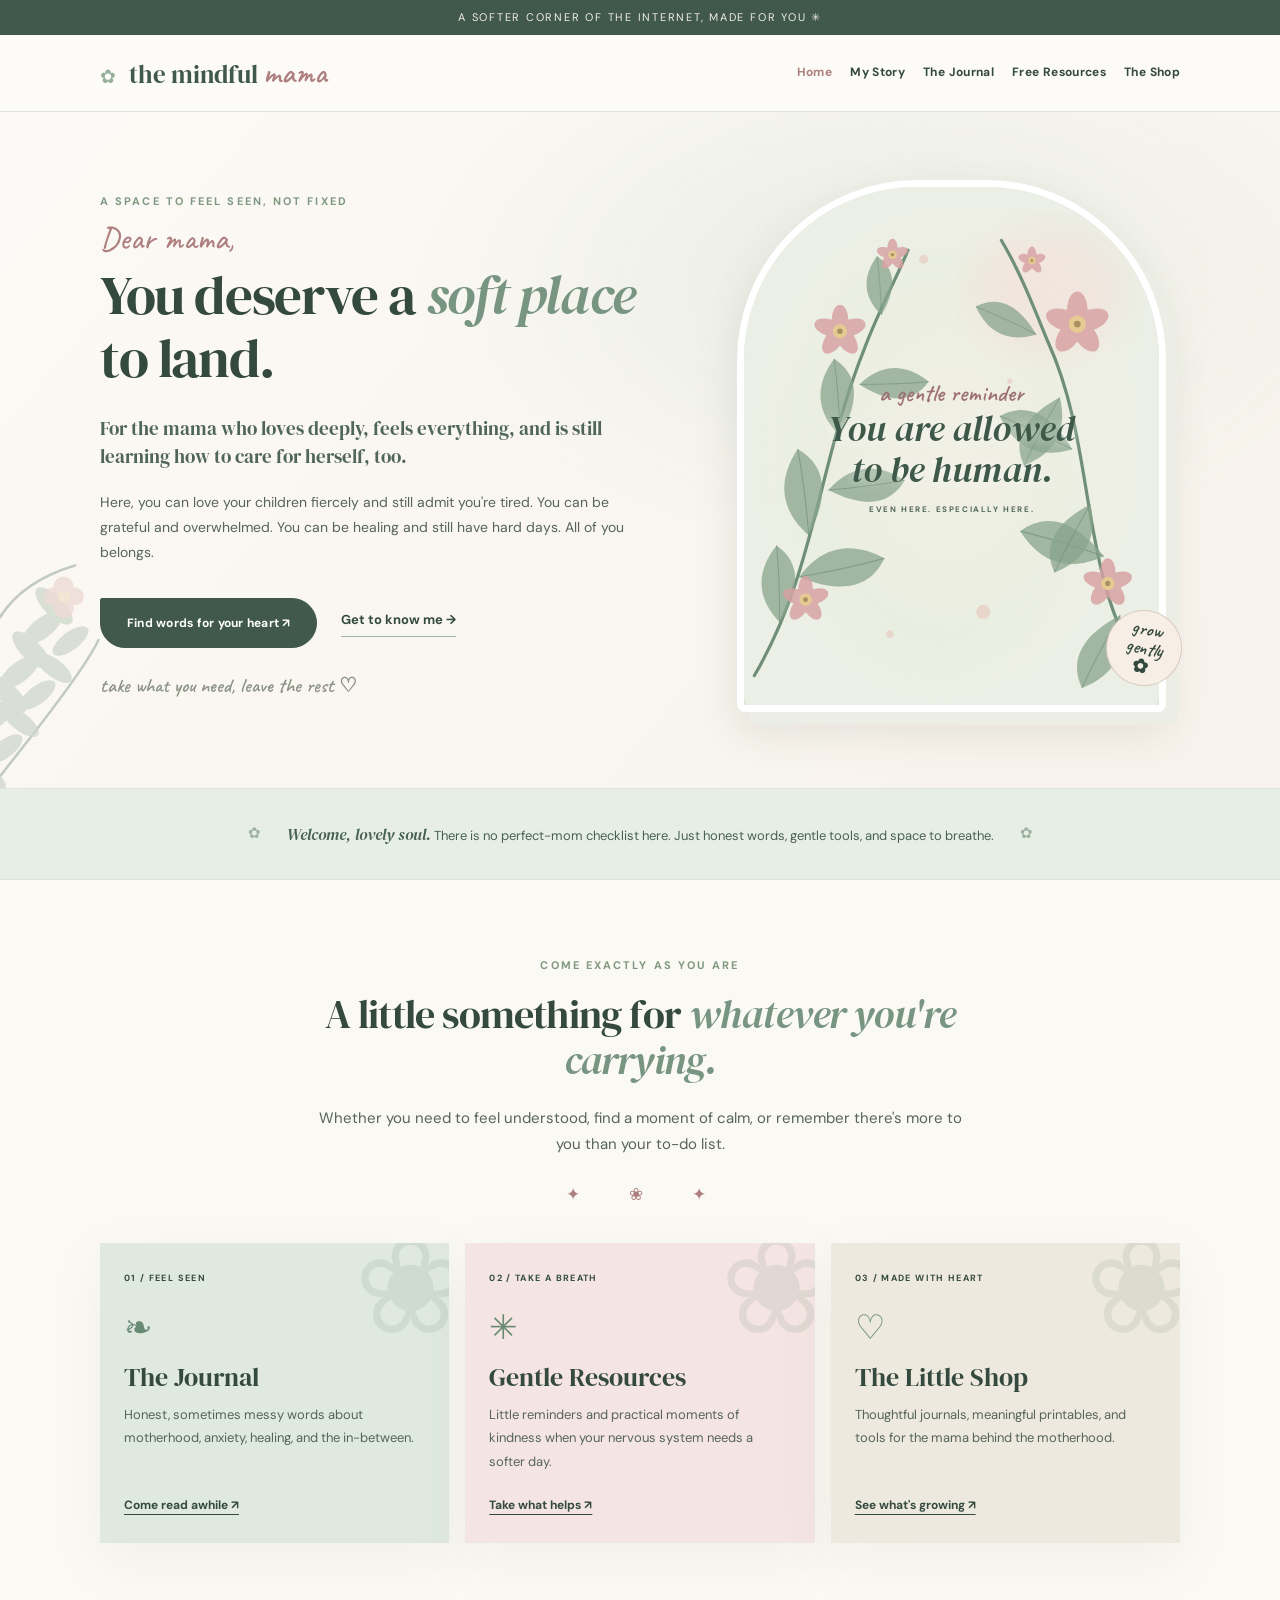
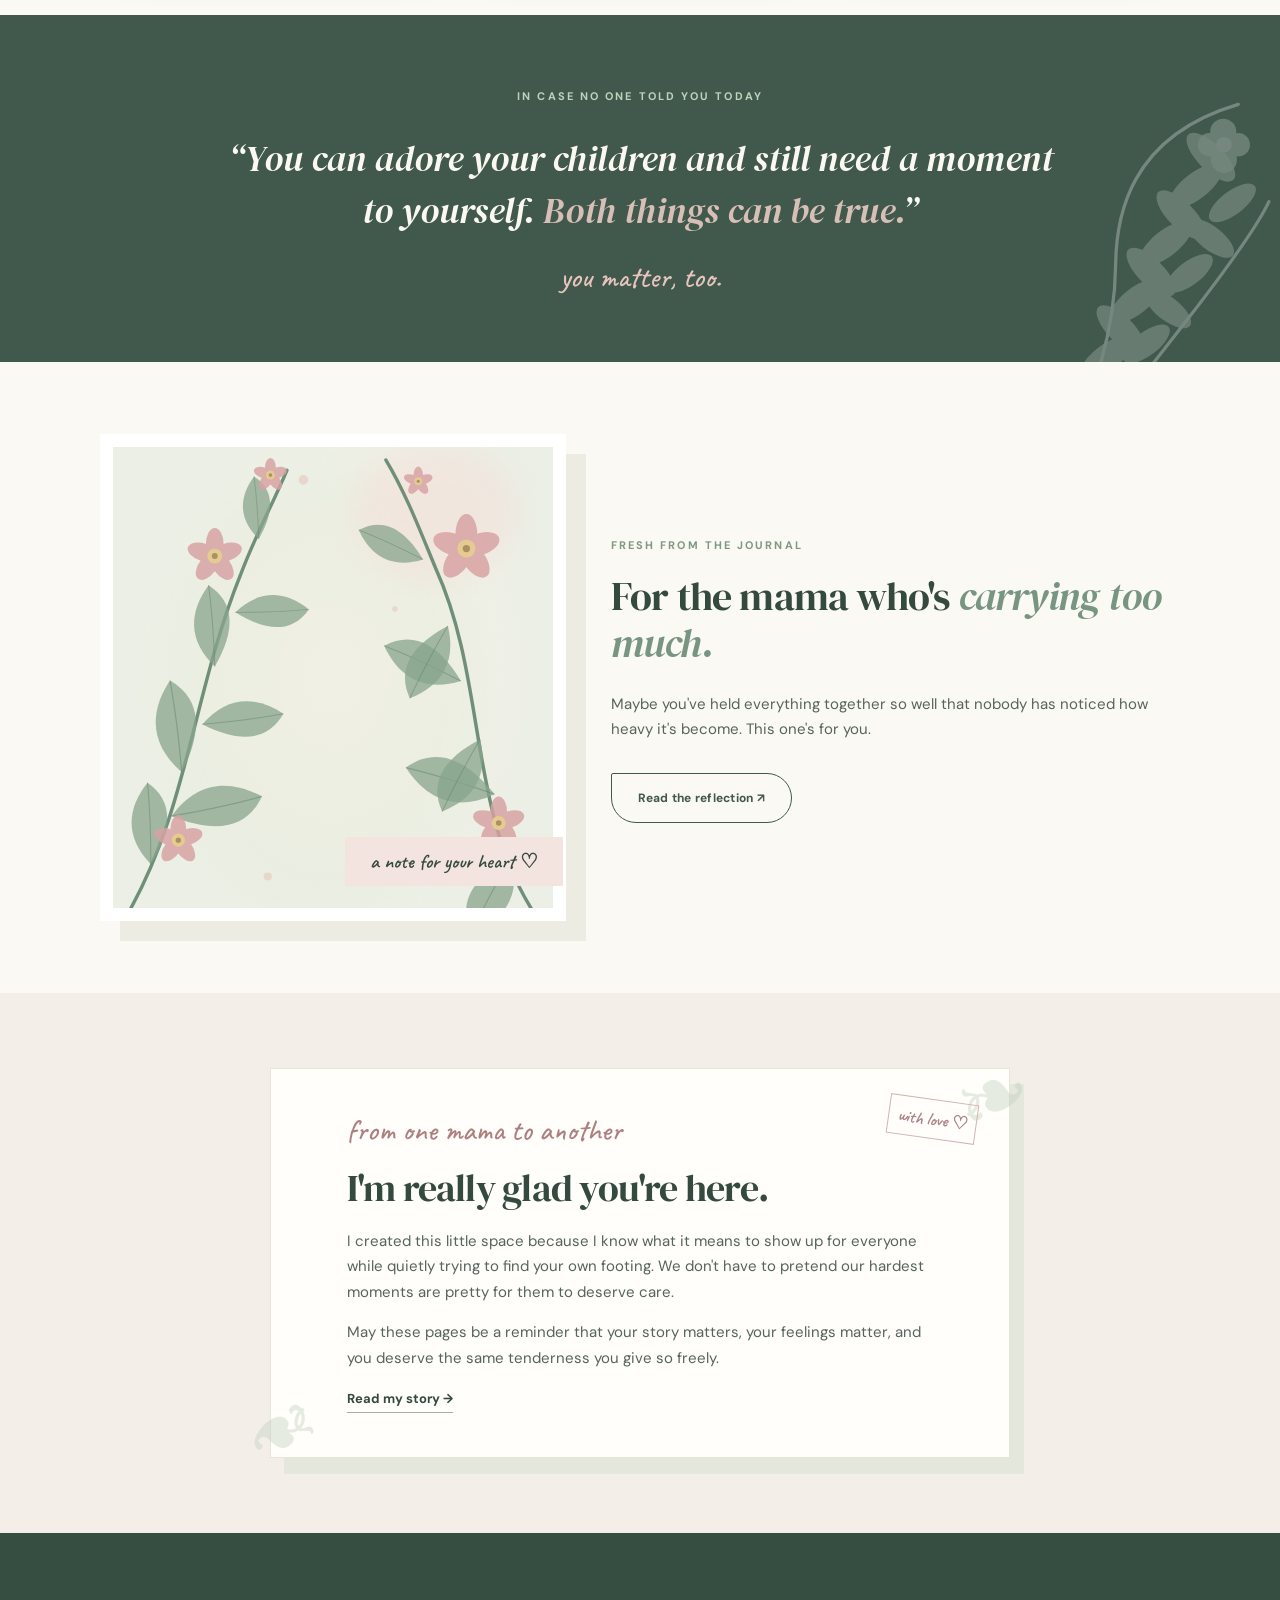
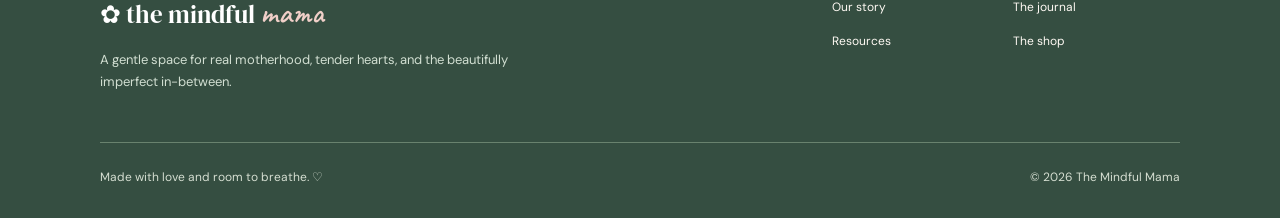
<file: index.html>
<!doctype html><html lang="en"><head><meta charset="utf-8"><meta name="viewport" content="width=device-width,initial-scale=1"><meta name="theme-color" content="#40594c"><meta name="description" content="A gentle space for honest motherhood, tender hearts and beautiful imperfection."><title>The Mindful Mama | A soft place to land</title><link rel="stylesheet" href="style.css"></head><body><a class="skip" href="#main">Skip to content</a><div class="top-note">A softer corner of the internet, made for you ✳</div><header><div class="nav shell"><a class="brand" href="index.html"><span class="brand-flower">✿</span> the mindful <em>mama</em></a><nav aria-label="Main navigation"><a href="index.html" aria-current="page">Home</a><a href="about.html">My Story</a><a href="journal.html">The Journal</a><a href="resources.html">Free Resources</a><a href="shop.html">The Shop</a></nav></div></header><main id="main"><section class="hero"><img class="corner-botanical corner-left" src="assets/botanical-spray.svg" alt=""><div class="shell hero-layout"><div class="hero-words"><div class="overline">A space to feel seen, not fixed</div><span class="script script-kicker">Dear mama,</span><h1>You deserve a <em>soft place</em> to land.</h1><p class="intro">For the mama who loves deeply, feels everything, and is still learning how to care for herself, too.</p><p>Here, you can love your children fiercely and still admit you're tired. You can be grateful and overwhelmed. You can be healing and still have hard days. All of you belongs.</p><div class="actions"><a class="button" href="journal.html">Find words for your heart ↗</a><a class="text-link" href="about.html">Get to know me →</a></div><div class="hero-signature">take what you need, leave the rest ♡</div></div><div class="hero-art"><div class="art-frame"><img src="assets/botanical-portrait.svg" alt="Eucalyptus branches and soft blush flowers framing a tender reminder"><div class="frame-overlay"><span>a gentle reminder</span><strong>You are allowed<br>to be human.</strong><small>even here. especially here.</small></div></div><span class="art-seal">grow<br>gently<br>✿</span></div></div></section>
<section class="welcome ribbon"><div class="shell welcome-inner"><span>✿</span><p><em>Welcome, lovely soul.</em> There is no perfect-mom checklist here. Just honest words, gentle tools, and space to breathe.</p><span>✿</span></div></section>
<section class="section shell" id="explore"><div class="section-heading"><span class="overline">Come exactly as you are</span><h2>A little something for <em>whatever you're carrying.</em></h2><p>Whether you need to feel understood, find a moment of calm, or remember there's more to you than your to-do list.</p><span class="tiny-rule">✦ &nbsp; ❀ &nbsp; ✦</span></div><div class="feature-grid"><a class="feature-card sage" href="journal.html"><span class="card-number">01 / FEEL SEEN</span><span class="feature-icon">❧</span><h3>The Journal</h3><p>Honest, sometimes messy words about motherhood, anxiety, healing, and the in-between.</p><span class="card-cta">Come read awhile ↗</span></a><a class="feature-card pink" href="resources.html"><span class="card-number">02 / TAKE A BREATH</span><span class="feature-icon">✳</span><h3>Gentle Resources</h3><p>Little reminders and practical moments of kindness when your nervous system needs a softer day.</p><span class="card-cta">Take what helps ↗</span></a><a class="feature-card ivory" href="shop.html"><span class="card-number">03 / MADE WITH HEART</span><span class="feature-icon">♡</span><h3>The Little Shop</h3><p>Thoughtful journals, meaningful printables, and tools for the mama behind the motherhood.</p><span class="card-cta">See what's growing ↗</span></a></div></section>
<section class="quote-band"><img src="assets/botanical-spray.svg" alt=""><div class="shell quote-inner"><span class="overline">In case no one told you today</span><p>“You can adore your children and still need a moment to yourself. <em>Both things can be true.</em>”</p><span class="script">you matter, too.</span></div></section>
<section class="section shell journal-feature"><div class="journal-image"><img src="assets/botanical-portrait.svg" alt="Soft botanical art"><span class="image-caption">a note for your heart ♡</span></div><div class="journal-copy"><span class="overline">Fresh from the journal</span><h2>For the mama who's <em>carrying too much.</em></h2><p>Maybe you've held everything together so well that nobody has noticed how heavy it's become. This one's for you.</p><a class="button secondary" href="posts/carrying-too-much.html">Read the reflection ↗</a></div></section>
<section class="letter-area"><div class="shell letter-inner"><div class="letter-paper"><div class="stamp">with love ♡</div><span class="script">from one mama to another</span><h2>I'm really glad you're here.</h2><p>I created this little space because I know what it means to show up for everyone while quietly trying to find your own footing. We don't have to pretend our hardest moments are pretty for them to deserve care.</p><p>May these pages be a reminder that your story matters, your feelings matter, and you deserve the same tenderness you give so freely.</p><a class="underlined-link" href="about.html">Read my story →</a></div></div></section></main>
<footer><div class="footer-inner shell"><div><a class="brand light" href="index.html">✿ the mindful <em>mama</em></a><p>A gentle space for real motherhood, tender hearts, and the beautifully imperfect in-between.</p></div><div class="footer-links"><a href="about.html">Our story</a><a href="journal.html">The journal</a><a href="resources.html">Resources</a><a href="shop.html">The shop</a></div><div class="footer-last">Made with love and room to breathe. ♡<span>© <span id="year">2026</span> The Mindful Mama</span></div></div></footer><script src="script.js"></script></body></html>
</file>
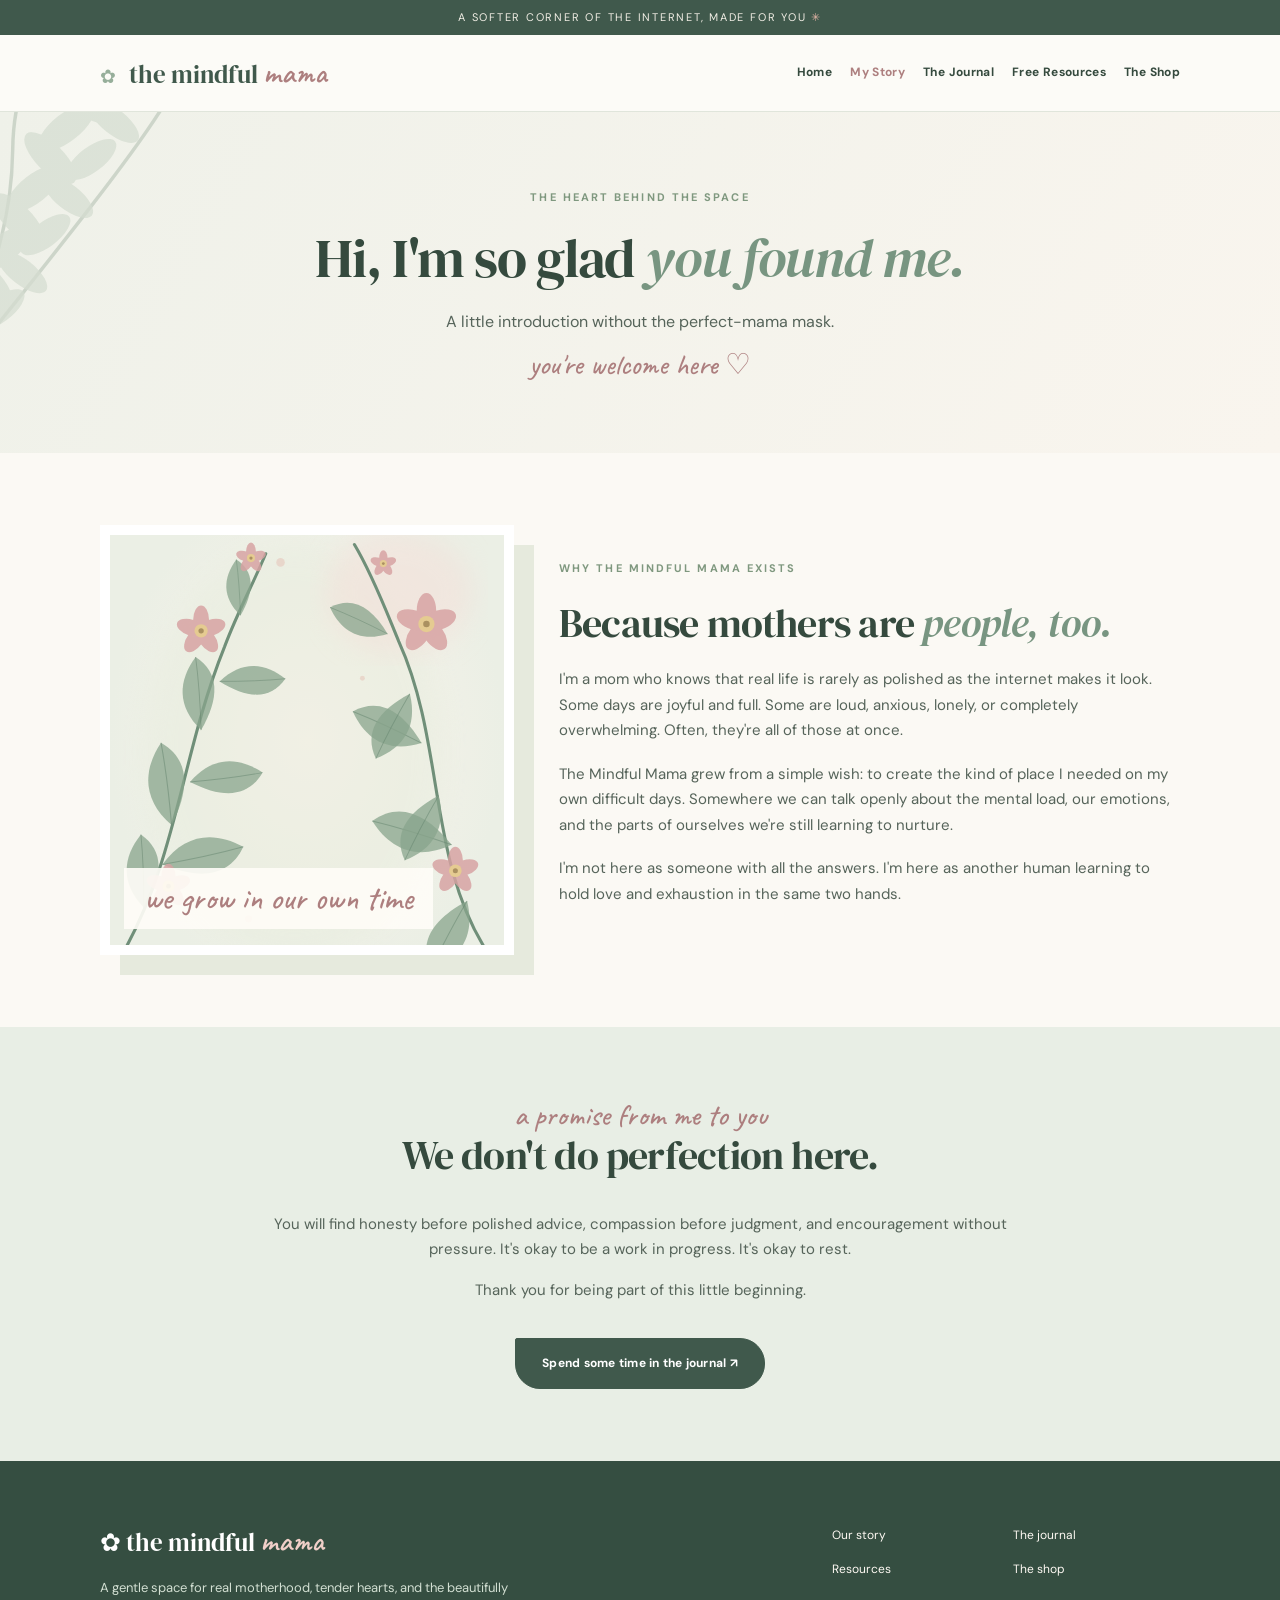
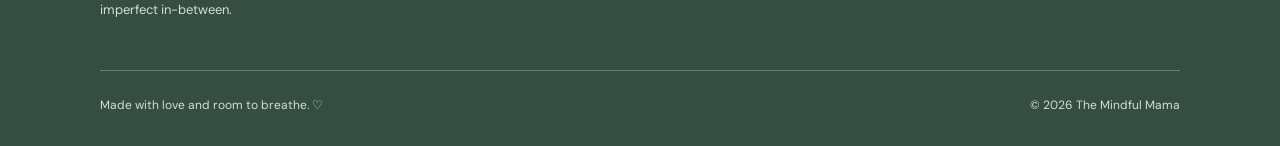
<file: about.html>
<!doctype html><html lang="en"><head><meta charset="utf-8"><meta name="viewport" content="width=device-width,initial-scale=1"><meta name="theme-color" content="#40594c"><meta name="description" content="Meet the human heart behind The Mindful Mama."><title>My Story | The Mindful Mama</title><link rel="preconnect" href="https://fonts.googleapis.com"><link rel="preconnect" href="https://fonts.gstatic.com" crossorigin><link rel="stylesheet" href="style.css"></head><body><a class="skip" href="#main">Skip to content</a><div class="top-note">A softer corner of the internet, made for you <span aria-hidden="true">✳</span></div><header><div class="nav shell"><a class="brand" href="index.html" aria-label="The Mindful Mama home"><span class="brand-flower">✿</span> the mindful <em>mama</em></a><nav aria-label="Main navigation"><a href="index.html">Home</a><a href="about.html" aria-current="page">My Story</a><a href="journal.html">The Journal</a><a href="resources.html">Free Resources</a><a href="shop.html">The Shop</a></nav></div></header><main id="main"><section class="inner-hero"><img src="assets/botanical-spray.svg" alt="" aria-hidden="true"><div class="shell"><span class="overline">THE HEART BEHIND THE SPACE</span><h1>Hi, I'm so glad <em>you found me.</em></h1><p>A little introduction without the perfect-mama mask.</p><span class="script">you're welcome here ♡</span></div></section><section class="section shell split-editorial"><div class="editorial-art"><img src="assets/botanical-portrait.svg" alt="Blush florals and eucalyptus watercolor-inspired botanical illustration"><span class="script">we grow in our own time</span></div><div class="editorial-copy"><span class="overline">Why The Mindful Mama exists</span><h2>Because mothers are <em>people, too.</em></h2><p>I'm a mom who knows that real life is rarely as polished as the internet makes it look. Some days are joyful and full. Some are loud, anxious, lonely, or completely overwhelming. Often, they're all of those at once.</p><p>The Mindful Mama grew from a simple wish: to create the kind of place I needed on my own difficult days. Somewhere we can talk openly about the mental load, our emotions, and the parts of ourselves we're still learning to nurture.</p><p>I'm not here as someone with all the answers. I'm here as another human learning to hold love and exhaustion in the same two hands.</p></div></section><section class="section note-section"><div class="shell prose-narrow"><span class="script">a promise from me to you</span><h2>We don't do perfection here.</h2><p>You will find honesty before polished advice, compassion before judgment, and encouragement without pressure. It's okay to be a work in progress. It's okay to rest.</p><p>Thank you for being part of this little beginning.</p><a class="button" href="journal.html">Spend some time in the journal ↗</a></div></section></main><footer><div class="footer-inner shell"><div><a class="brand light" href="index.html">✿ the mindful <em>mama</em></a><p>A gentle space for real motherhood, tender hearts, and the beautifully imperfect in-between.</p></div><div class="footer-links"><a href="about.html">Our story</a><a href="journal.html">The journal</a><a href="resources.html">Resources</a><a href="shop.html">The shop</a></div><div class="footer-last">Made with love and room to breathe. ♡<span>© <span id="year">2026</span> The Mindful Mama</span></div></div></footer><script src="script.js"></script></body></html>
</file>
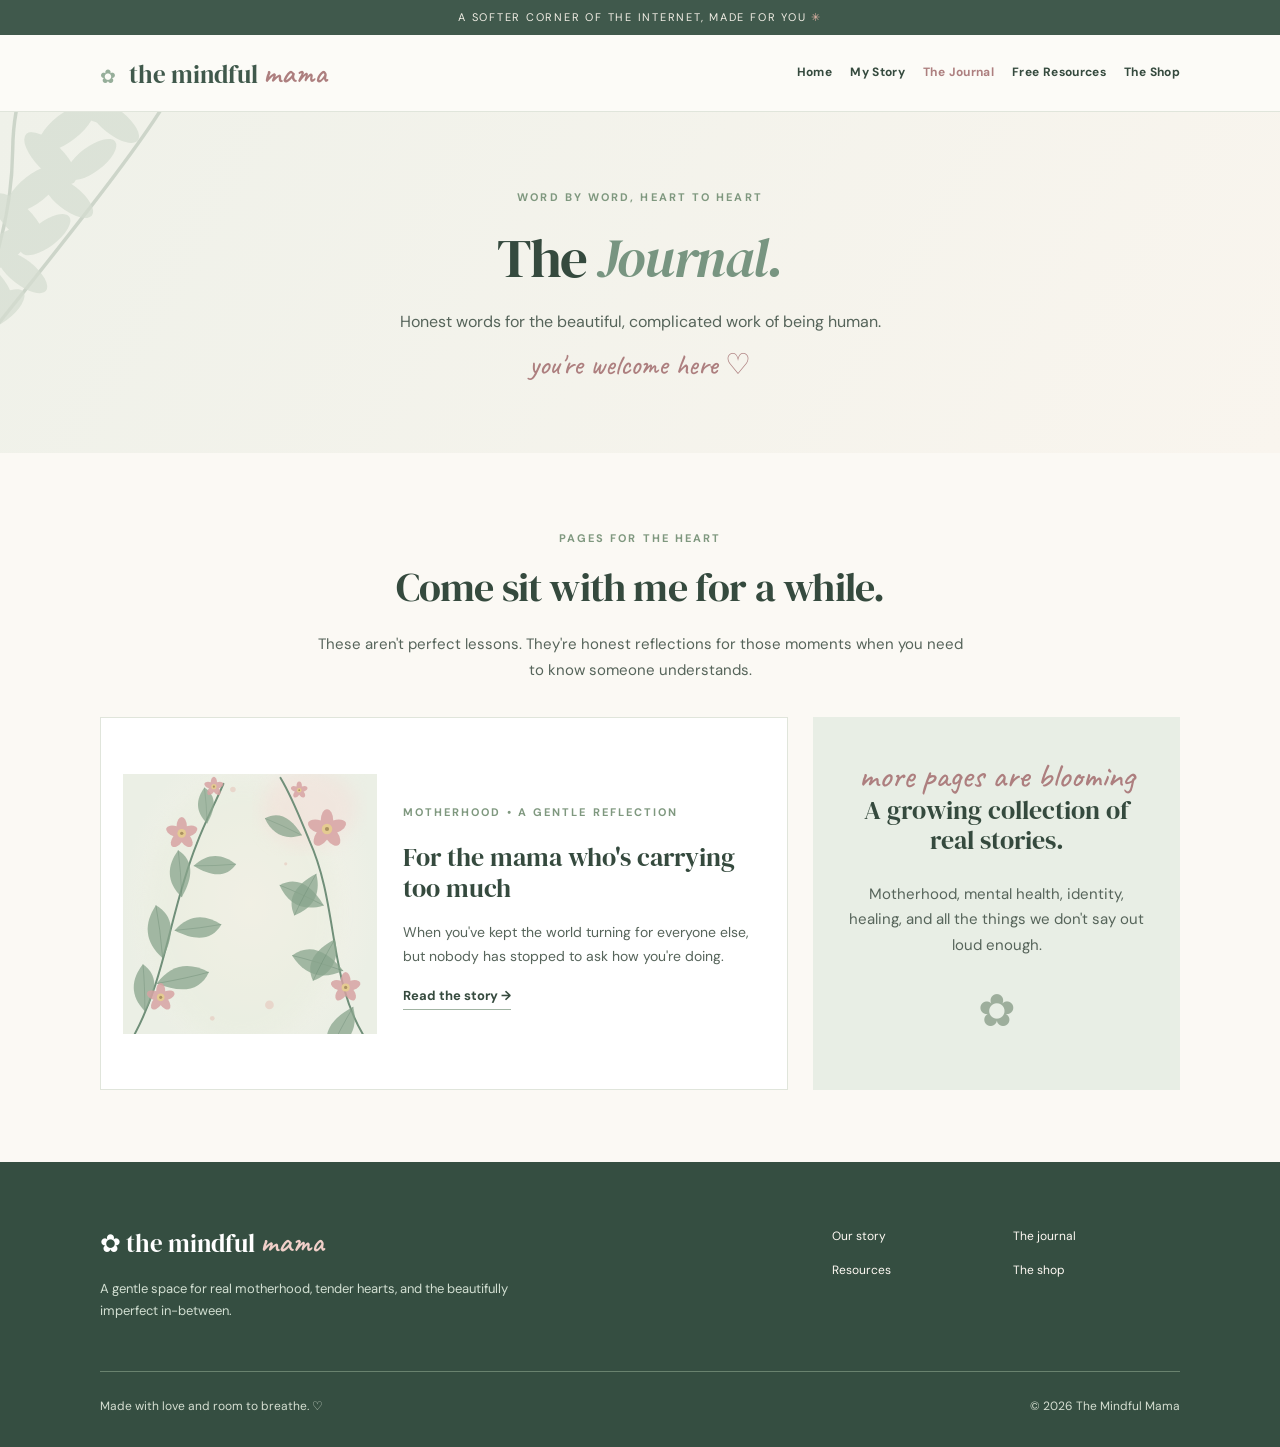
<file: journal.html>
<!doctype html><html lang="en"><head><meta charset="utf-8"><meta name="viewport" content="width=device-width,initial-scale=1"><meta name="theme-color" content="#40594c"><meta name="description" content="Honest stories and gentle notes for every season of motherhood."><title>The Journal | The Mindful Mama</title><link rel="preconnect" href="https://fonts.googleapis.com"><link rel="preconnect" href="https://fonts.gstatic.com" crossorigin><link rel="stylesheet" href="style.css"></head><body><a class="skip" href="#main">Skip to content</a><div class="top-note">A softer corner of the internet, made for you <span aria-hidden="true">✳</span></div><header><div class="nav shell"><a class="brand" href="index.html" aria-label="The Mindful Mama home"><span class="brand-flower">✿</span> the mindful <em>mama</em></a><nav aria-label="Main navigation"><a href="index.html">Home</a><a href="about.html">My Story</a><a href="journal.html" aria-current="page">The Journal</a><a href="resources.html">Free Resources</a><a href="shop.html">The Shop</a></nav></div></header><main id="main"><section class="inner-hero"><img src="assets/botanical-spray.svg" alt="" aria-hidden="true"><div class="shell"><span class="overline">WORD BY WORD, HEART TO HEART</span><h1>The <em>Journal.</em></h1><p>Honest words for the beautiful, complicated work of being human.</p><span class="script">you're welcome here ♡</span></div></section><section class="section shell"><div class="section-heading"><span class="overline">Pages for the heart</span><h2>Come sit with me for a while.</h2><p>These aren't perfect lessons. They're honest reflections for those moments when you need to know someone understands.</p></div><div class="articles"><a href="posts/carrying-too-much.html" class="article-feature"><img src="assets/botanical-portrait.svg" alt="Soft eucalyptus and floral illustration"><div><span class="overline">MOTHERHOOD • A GENTLE REFLECTION</span><h3>For the mama who's carrying too much</h3><p>When you've kept the world turning for everyone else, but nobody has stopped to ask how you're doing.</p><span class="underlined-link">Read the story →</span></div></a><div class="article-soon"><span class="script">more pages are blooming</span><h3>A growing collection of real stories.</h3><p>Motherhood, mental health, identity, healing, and all the things we don't say out loud enough.</p><span aria-hidden="true">✿</span></div></div></section></main><footer><div class="footer-inner shell"><div><a class="brand light" href="index.html">✿ the mindful <em>mama</em></a><p>A gentle space for real motherhood, tender hearts, and the beautifully imperfect in-between.</p></div><div class="footer-links"><a href="about.html">Our story</a><a href="journal.html">The journal</a><a href="resources.html">Resources</a><a href="shop.html">The shop</a></div><div class="footer-last">Made with love and room to breathe. ♡<span>© <span id="year">2026</span> The Mindful Mama</span></div></div></footer><script src="script.js"></script></body></html>
</file>
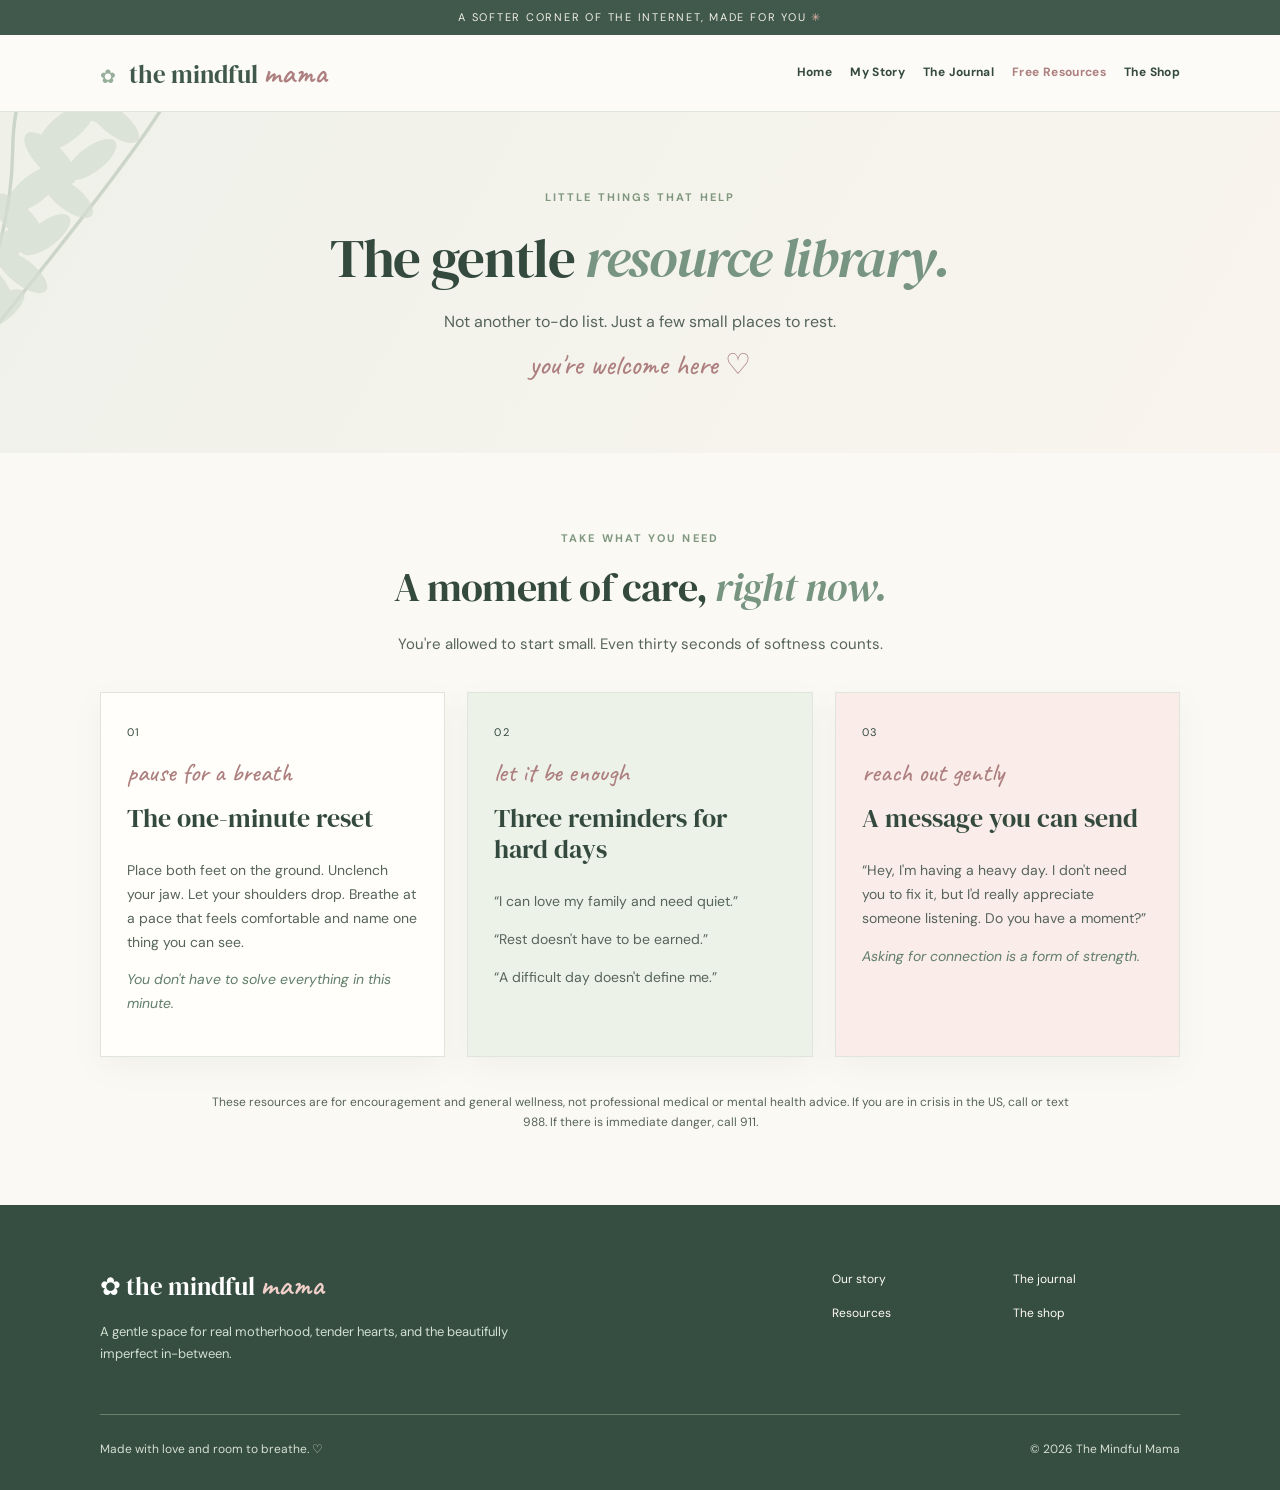
<file: resources.html>
<!doctype html><html lang="en"><head><meta charset="utf-8"><meta name="viewport" content="width=device-width,initial-scale=1"><meta name="theme-color" content="#40594c"><meta name="description" content="Gentle and free support resources for overwhelmed mothers."><title>Free Resources | The Mindful Mama</title><link rel="preconnect" href="https://fonts.googleapis.com"><link rel="preconnect" href="https://fonts.gstatic.com" crossorigin><link rel="stylesheet" href="style.css"></head><body><a class="skip" href="#main">Skip to content</a><div class="top-note">A softer corner of the internet, made for you <span aria-hidden="true">✳</span></div><header><div class="nav shell"><a class="brand" href="index.html" aria-label="The Mindful Mama home"><span class="brand-flower">✿</span> the mindful <em>mama</em></a><nav aria-label="Main navigation"><a href="index.html">Home</a><a href="about.html">My Story</a><a href="journal.html">The Journal</a><a href="resources.html" aria-current="page">Free Resources</a><a href="shop.html">The Shop</a></nav></div></header><main id="main"><section class="inner-hero"><img src="assets/botanical-spray.svg" alt="" aria-hidden="true"><div class="shell"><span class="overline">LITTLE THINGS THAT HELP</span><h1>The gentle <em>resource library.</em></h1><p>Not another to-do list. Just a few small places to rest.</p><span class="script">you're welcome here ♡</span></div></section><section class="section shell"><div class="section-heading"><span class="overline">Take what you need</span><h2>A moment of care, <em>right now.</em></h2><p>You're allowed to start small. Even thirty seconds of softness counts.</p></div><div class="resource-grid"><article class="resource-card"><span class="resource-mark">01</span><span class="script">pause for a breath</span><h3>The one-minute reset</h3><p>Place both feet on the ground. Unclench your jaw. Let your shoulders drop. Breathe at a pace that feels comfortable and name one thing you can see.</p><p class="resource-foot">You don't have to solve everything in this minute.</p></article><article class="resource-card"><span class="resource-mark">02</span><span class="script">let it be enough</span><h3>Three reminders for hard days</h3><p>“I can love my family and need quiet.”</p><p>“Rest doesn't have to be earned.”</p><p>“A difficult day doesn't define me.”</p></article><article class="resource-card"><span class="resource-mark">03</span><span class="script">reach out gently</span><h3>A message you can send</h3><p>“Hey, I'm having a heavy day. I don't need you to fix it, but I'd really appreciate someone listening. Do you have a moment?”</p><p class="resource-foot">Asking for connection is a form of strength.</p></article></div><p class="disclaimer">These resources are for encouragement and general wellness, not professional medical or mental health advice. If you are in crisis in the US, call or text 988. If there is immediate danger, call 911.</p></section></main><footer><div class="footer-inner shell"><div><a class="brand light" href="index.html">✿ the mindful <em>mama</em></a><p>A gentle space for real motherhood, tender hearts, and the beautifully imperfect in-between.</p></div><div class="footer-links"><a href="about.html">Our story</a><a href="journal.html">The journal</a><a href="resources.html">Resources</a><a href="shop.html">The shop</a></div><div class="footer-last">Made with love and room to breathe. ♡<span>© <span id="year">2026</span> The Mindful Mama</span></div></div></footer><script src="script.js"></script></body></html>
</file>
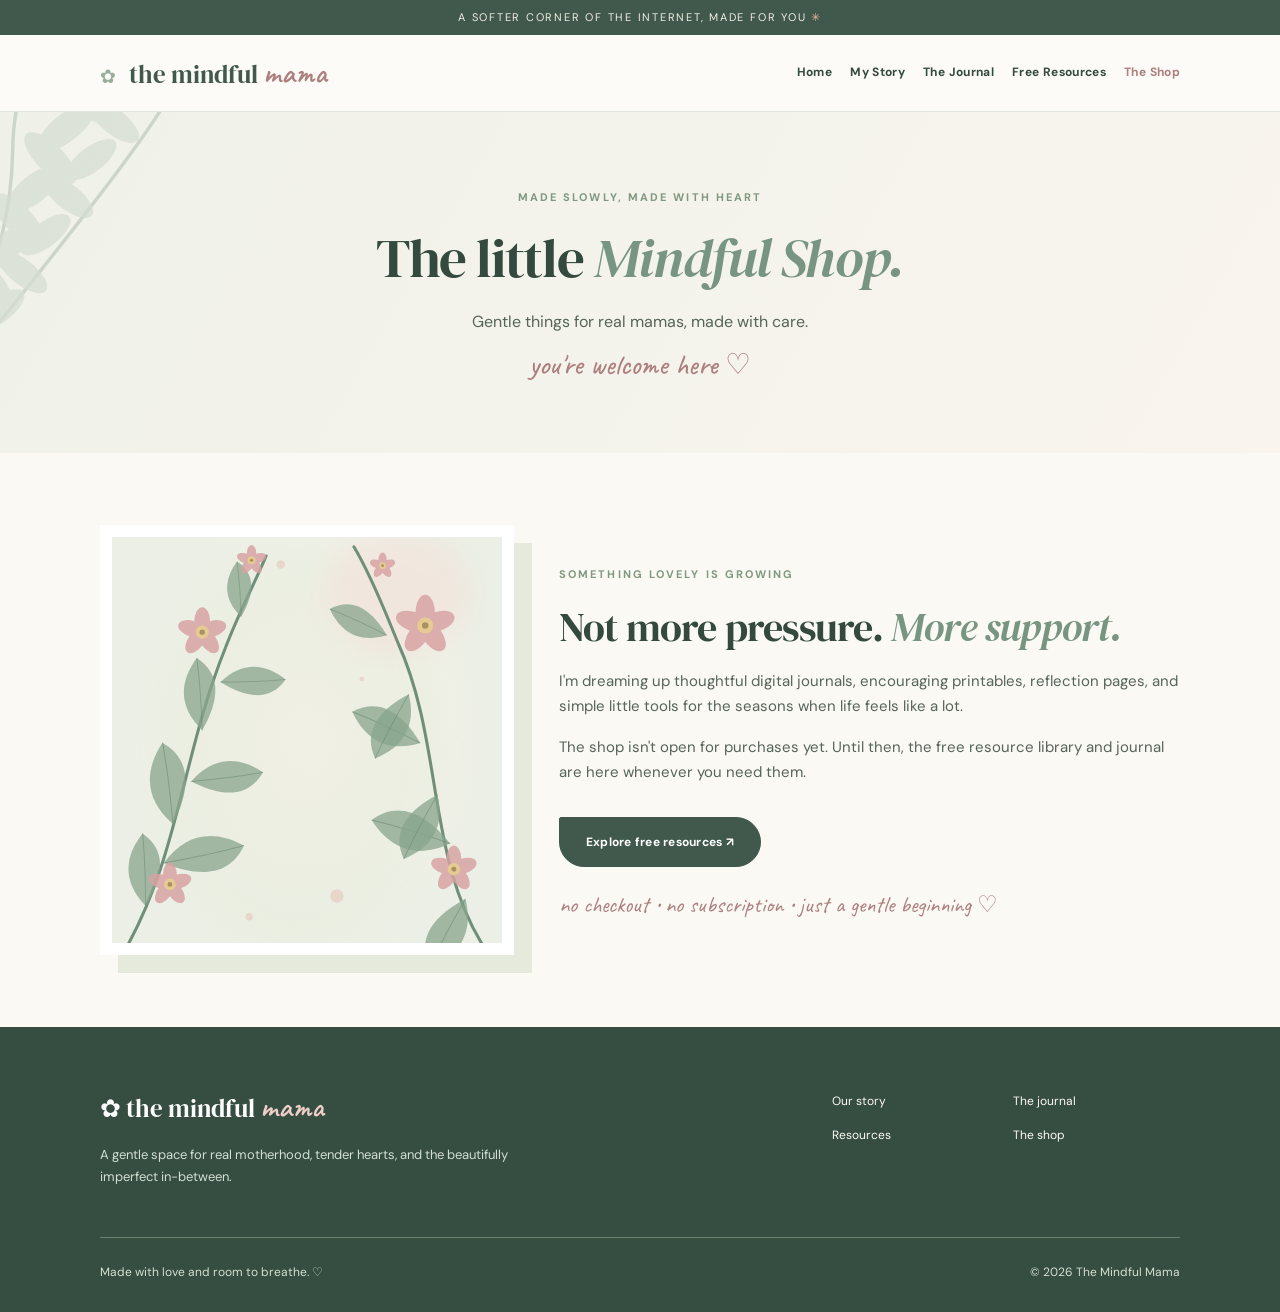
<file: shop.html>
<!doctype html><html lang="en"><head><meta charset="utf-8"><meta name="viewport" content="width=device-width,initial-scale=1"><meta name="theme-color" content="#40594c"><meta name="description" content="Thoughtful digital journals and printable resources are coming soon."><title>The Shop | The Mindful Mama</title><link rel="preconnect" href="https://fonts.googleapis.com"><link rel="preconnect" href="https://fonts.gstatic.com" crossorigin><link rel="stylesheet" href="style.css"></head><body><a class="skip" href="#main">Skip to content</a><div class="top-note">A softer corner of the internet, made for you <span aria-hidden="true">✳</span></div><header><div class="nav shell"><a class="brand" href="index.html" aria-label="The Mindful Mama home"><span class="brand-flower">✿</span> the mindful <em>mama</em></a><nav aria-label="Main navigation"><a href="index.html">Home</a><a href="about.html">My Story</a><a href="journal.html">The Journal</a><a href="resources.html">Free Resources</a><a href="shop.html" aria-current="page">The Shop</a></nav></div></header><main id="main"><section class="inner-hero"><img src="assets/botanical-spray.svg" alt="" aria-hidden="true"><div class="shell"><span class="overline">MADE SLOWLY, MADE WITH HEART</span><h1>The little <em>Mindful Shop.</em></h1><p>Gentle things for real mamas, made with care.</p><span class="script">you're welcome here ♡</span></div></section><section class="section shell shop-layout"><div class="shop-art"><img src="assets/botanical-portrait.svg" alt="Soft botanical artwork for upcoming printable products"></div><div><span class="overline">Something lovely is growing</span><h2>Not more pressure. <em>More support.</em></h2><p>I'm dreaming up thoughtful digital journals, encouraging printables, reflection pages, and simple little tools for the seasons when life feels like a lot.</p><p>The shop isn't open for purchases yet. Until then, the free resource library and journal are here whenever you need them.</p><a class="button" href="resources.html">Explore free resources ↗</a><div class="shop-footnote">no checkout • no subscription • just a gentle beginning ♡</div></div></section></main><footer><div class="footer-inner shell"><div><a class="brand light" href="index.html">✿ the mindful <em>mama</em></a><p>A gentle space for real motherhood, tender hearts, and the beautifully imperfect in-between.</p></div><div class="footer-links"><a href="about.html">Our story</a><a href="journal.html">The journal</a><a href="resources.html">Resources</a><a href="shop.html">The shop</a></div><div class="footer-last">Made with love and room to breathe. ♡<span>© <span id="year">2026</span> The Mindful Mama</span></div></div></footer><script src="script.js"></script></body></html>
</file>
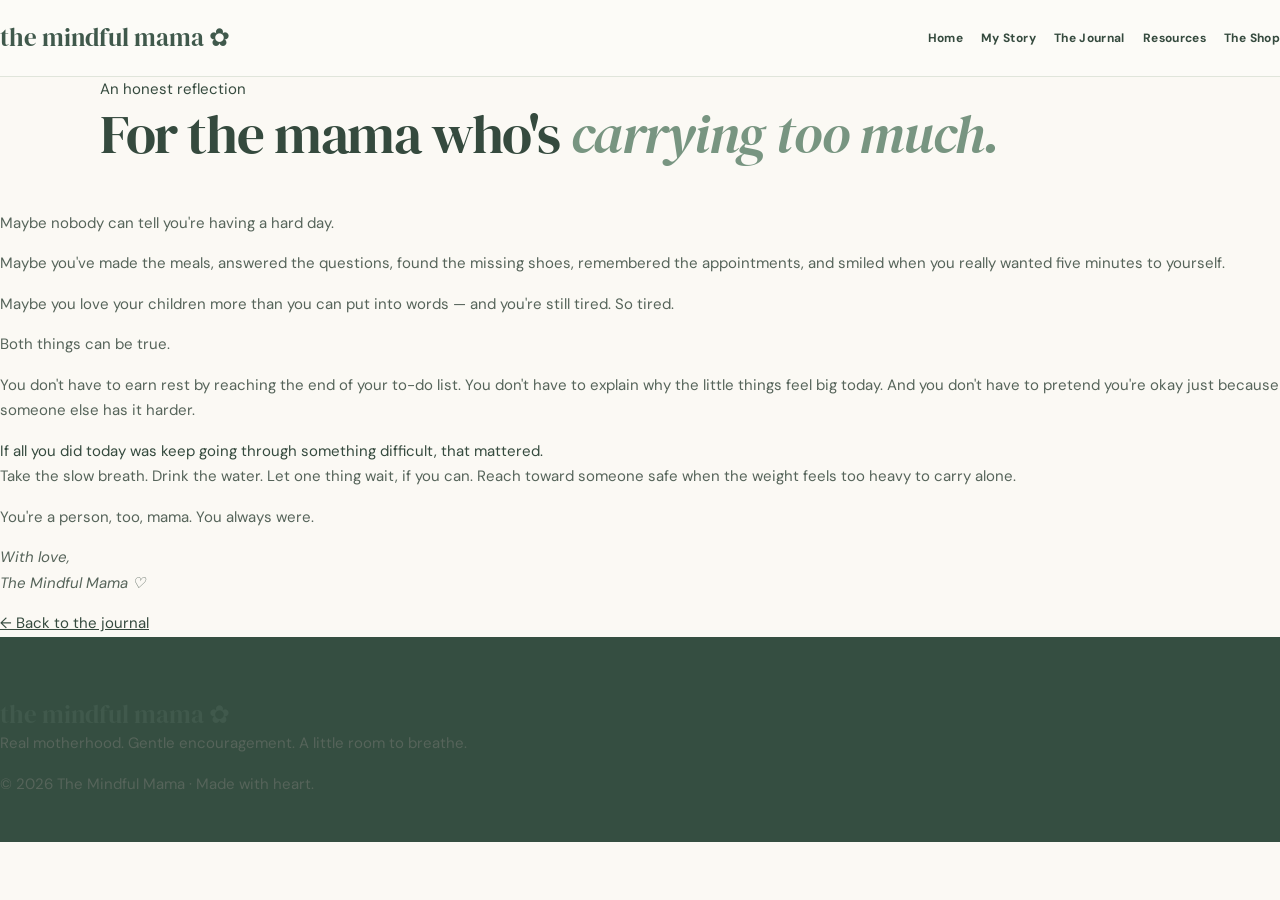
<file: posts/carrying-too-much.html>
<!doctype html><html lang="en"><head><meta charset="utf-8"><meta name="viewport" content="width=device-width,initial-scale=1"><meta name="description" content="The Mindful Mama — a soft place for the overwhelmed mama."><title>For the Mama Who's Carrying Too Much | The Mindful Mama</title><link rel="stylesheet" href="../style.css"></head><body><a class="skip" href="#main">Skip to content</a><header><div class="nav"><a class="brand" href="../index.html">the mindful <span>mama</span> ✿</a><nav aria-label="Main navigation"><a href="../index.html">Home</a><a href="../about.html">My Story</a><a href="../journal.html">The Journal</a><a href="../resources.html">Resources</a><a href="../shop.html">The Shop</a></nav></div></header><main id="main"><section class="intro shell"><div class="eyebrow">An honest reflection</div><h1>For the mama who's <em>carrying too much.</em></h1><p class="lead"></p></section><article class="prose"><p>Maybe nobody can tell you're having a hard day.</p><p>Maybe you've made the meals, answered the questions, found the missing shoes, remembered the appointments, and smiled when you really wanted five minutes to yourself.</p><p>Maybe you love your children more than you can put into words — and you're still tired. So tired.</p><p>Both things can be true.</p><p>You don't have to earn rest by reaching the end of your to-do list. You don't have to explain why the little things feel big today. And you don't have to pretend you're okay just because someone else has it harder.</p><div class="note">If all you did today was keep going through something difficult, that mattered.</div><p>Take the slow breath. Drink the water. Let one thing wait, if you can. Reach toward someone safe when the weight feels too heavy to carry alone.</p><p>You're a person, too, mama. You always were.</p><p><em>With love,<br>The Mindful Mama ♡</em></p><a href="../journal.html">← Back to the journal</a></article></main><footer><a class="brand" href="../index.html">the mindful mama ✿</a><p>Real motherhood. Gentle encouragement. A little room to breathe.</p><p>© <span id="year">2026</span> The Mindful Mama · Made with heart.</p></footer><script src="../script.js"></script></body></html>
</file>
<file: style.css>
@import url('https://fonts.googleapis.com/css2?family=DM+Sans:wght@400;500;600;700&family=DM+Serif+Display:ital@0;1&family=Caveat:wght@400;500;600;700&display=swap');
:root{--ink:#354a3e;--forest:#40594c;--eucalyptus:#789581;--mist:#e3eae0;--cream:#fbf9f4;--linen:#f5f0e8;--blush:#eddbd8;--rose:#ad7f7f;--line:#e0e5db;--body:#56645a}*{box-sizing:border-box}html{scroll-behavior:smooth}body{margin:0;background:var(--cream);color:var(--ink);font:16px/1.85 'DM Sans',sans-serif}a{color:inherit}a:focus-visible{outline:3px solid var(--rose);outline-offset:4px}img{max-width:100%;display:block}.shell{width:min(1200px,calc(100% - 48px));margin:auto}.skip{position:absolute;left:-9999px;z-index:20}.skip:focus{left:12px;top:12px;padding:10px;background:white}.top-note{background:var(--forest);color:#f1eee5;text-align:center;padding:8px 16px;font-size:11px;letter-spacing:.16em;text-transform:uppercase}.top-note span{color:#e6b6a8}header{position:sticky;top:0;z-index:10;background:#fcfbf7f0;border-bottom:1px solid var(--line);backdrop-filter:blur(16px)}.nav{min-height:94px;display:flex;align-items:center;justify-content:space-between;gap:24px}.brand{text-decoration:none;color:var(--forest);font:29px/1.1 'DM Serif Display',serif;white-space:nowrap}.brand em{font:600 37px/1 'Caveat',cursive;color:var(--rose)}.brand-flower{font:24px 'DM Sans',sans-serif;color:#96ae9a;margin-right:8px}nav{display:flex;align-items:center;gap:24px;flex-wrap:wrap}nav a{text-decoration:none;font-size:12px;font-weight:700;letter-spacing:.03em}nav a:hover,nav a[aria-current=page]{color:var(--rose)}h1,h2,h3,p{margin-top:0}h1,h2,h3{font-family:'DM Serif Display',serif;font-weight:400;line-height:1.12}h1{font-size:clamp(49px,5.7vw,86px);letter-spacing:-.035em}h2{font-size:clamp(36px,4.2vw,59px);letter-spacing:-.02em}h3{font-size:clamp(27px,2.4vw,35px)}h1 em,h2 em{font-style:italic;color:var(--eucalyptus)}p{color:var(--body)}.overline{font:700 11px/1.4 'DM Sans',sans-serif;color:#7f987f;letter-spacing:.19em;text-transform:uppercase}.script{display:block;font:500 35px/1.1 'Caveat',cursive;color:var(--rose)}.button{display:inline-flex;align-items:center;gap:18px;background:var(--forest);color:white;border:1px solid var(--forest);padding:14px 26px;border-radius:2px 25px 25px 25px;font-size:12px;font-weight:700;text-decoration:none;letter-spacing:.02em;transition:transform .2s}.button:hover{transform:translateY(-2px)}.button.secondary{background:transparent;color:var(--forest)}.text-link,.underlined-link{font-size:13px;font-weight:700;text-decoration:none;border-bottom:1px solid #a1b4a3;padding-bottom:5px}.actions{display:flex;gap:24px;align-items:center;flex-wrap:wrap;margin-top:32px}.hero{position:relative;overflow:hidden;background:radial-gradient(ellipse at 70% 25%,#e8ede4 0,transparent 38%),linear-gradient(130deg,#fcfaf6,#f7f2eb);padding:80px 0 100px}.hero-layout{display:grid;grid-template-columns:1fr .9fr;gap:76px;align-items:center;position:relative;z-index:1}.hero-words{max-width:625px}.script-kicker{margin:23px 0 5px;font-size:41px}.hero h1{margin:0 0 24px}.hero p{font-size:15px;max-width:555px}.hero p.intro{font:23px/1.5 'DM Serif Display',serif;color:#506658}.corner-botanical{position:absolute;width:230px;left:-100px;bottom:-105px;opacity:.42}.hero-signature{font:600 23px 'Caveat',cursive;color:#8b9385;margin-top:37px}.hero-signature span{color:var(--rose)}.hero-art{position:relative;padding:0 25px}.art-frame{position:relative;overflow:hidden;box-shadow:18px 20px 0 #ecede5,0 26px 80px #50614a23;border:10px solid white;border-radius:220px 220px 8px 8px;background:#dbe5d8}.art-frame img{width:100%;height:540px;object-fit:cover}.frame-overlay{position:absolute;inset:0;display:flex;flex-direction:column;justify-content:center;align-items:center;text-align:center;padding:24px}.frame-overlay span{font:600 28px 'Caveat',cursive;color:#9e7171}.frame-overlay strong{font:italic 42px/1.15 'DM Serif Display',serif;color:#3e5949;text-shadow:0 1px 13px #fff9}.frame-overlay small{font:700 9px 'DM Sans',sans-serif;letter-spacing:.2em;text-transform:uppercase;margin-top:24px;color:#506758}.art-seal{position:absolute;right:-10px;bottom:35px;display:grid;place-items:center;width:105px;height:105px;background:#f7eee5;border:1px solid #d9cbbf;border-radius:50%;font:600 24px/1 'Caveat',cursive;text-align:center;transform:rotate(11deg)}.ribbon{background:#e6eee5;border-top:1px solid #dce4d9;border-bottom:1px solid #dce4d9}.welcome-inner{display:flex;gap:26px;align-items:center;justify-content:center;min-height:118px}.welcome-inner span{color:#9cb29e}.welcome-inner p{margin:0;text-align:center;font-size:14px;color:#486252}.welcome-inner em{font-family:'DM Serif Display',serif;font-size:18px}.section{padding:100px 0}.section-heading{text-align:center;max-width:780px;margin:0 auto 47px}.section-heading h2{margin:13px auto 22px}.section-heading p{max-width:650px;margin:0 auto}.tiny-rule{display:block;color:var(--rose);letter-spacing:.5em;margin-top:23px;font-size:17px}.feature-grid{display:grid;grid-template-columns:repeat(3,1fr);gap:22px}.feature-card{padding:40px 32px 34px;min-height:385px;display:flex;flex-direction:column;text-decoration:none;position:relative;overflow:hidden;transition:transform .2s;box-shadow:0 18px 55px #57645011}.feature-card:hover{transform:translateY(-5px)}.feature-card::after{content:'❀';position:absolute;right:-26px;top:-44px;font-size:190px;opacity:.12;color:#617d66;line-height:1}.feature-card.sage{background:#dfe9df}.feature-card.pink{background:#f4e5e3}.feature-card.ivory{background:#ede9df}.card-number{font-size:10px;letter-spacing:.15em;font-weight:700}.feature-icon{font-size:45px;margin:22px 0 7px;color:#698b75}.feature-card h3{margin-bottom:10px}.feature-card p{font-size:14px;line-height:1.8}.card-cta{margin-top:auto;font-size:12px;font-weight:700;text-decoration:underline;text-underline-offset:5px}.quote-band{background:#40594c;position:relative;overflow:hidden;padding:92px 0;color:white}.quote-band>img{position:absolute;width:300px;right:-30px;bottom:-170px;opacity:.28;filter:grayscale(1) brightness(2)}.quote-inner{text-align:center;max-width:850px;position:relative}.quote-inner .overline{color:#bfd2bc}.quote-inner p{font:italic clamp(25px,3.9vw,43px)/1.45 'DM Serif Display',serif;color:#faf8f1;margin:24px 0}.quote-inner p em{color:#d7beb6}.quote-inner .script{color:#e7c5be;font-size:43px}.journal-feature{display:grid;grid-template-columns:.9fr 1.1fr;gap:105px;align-items:center}.journal-image{position:relative;background:#ebefe7;border:13px solid #fff;box-shadow:20px 20px 0 #ecece2}.journal-image img{width:100%;height:430px;object-fit:cover}.image-caption{position:absolute;bottom:22px;right:-32px;background:#f4e4df;padding:12px 25px;font:600 25px 'Caveat',cursive}.journal-copy h2{margin:16px 0 25px}.journal-copy p{margin-bottom:30px}.letter-area{background:#f3eee7;padding:110px 0}.letter-paper{max-width:820px;margin:auto;background:#fffefa;border:1px solid #e7e4da;box-shadow:14px 16px 0 #e4e7dc;padding:62px 8%;position:relative}.letter-paper:before,.letter-paper:after{content:'❧';position:absolute;color:#c0d0bd;font-size:130px;opacity:.4}.letter-paper:before{top:-48px;right:-22px;transform:rotate(-25deg)}.letter-paper:after{bottom:-50px;left:-27px;transform:rotate(145deg)}.letter-paper .script{font-size:41px}.letter-paper h2{font-size:45px;margin:18px 0}.letter-paper .stamp{position:absolute;right:32px;top:30px;border:1px solid #d4b5b0;color:#ae8384;padding:8px;transform:rotate(8deg);font:600 18px 'Caveat',cursive}.letter-paper p{position:relative;z-index:1}.inner-hero{position:relative;overflow:hidden;background:linear-gradient(120deg,#eff1e9,#f9f5ee);padding:96px 0;text-align:center}.inner-hero>img{position:absolute;left:-100px;top:-150px;width:320px;opacity:.28}.inner-hero>.shell{position:relative}.inner-hero h1{max-width:900px;margin:18px auto}.inner-hero p{max-width:640px;margin:0 auto 14px;font-size:18px}.inner-hero .script{font-size:29px}.split-editorial{display:grid;grid-template-columns:.8fr 1.2fr;gap:85px;align-items:center}.editorial-art{position:relative}.editorial-art img{max-height:590px;width:100%;object-fit:cover;border:10px solid white;box-shadow:20px 20px 0 #e6eadd}.editorial-art .script{position:absolute;bottom:26px;left:24px;background:#fffdf8e8;padding:12px 20px}.editorial-copy h2{margin:20px 0}.editorial-copy p{margin-bottom:18px}.note-section{background:#e8eee5;text-align:center}.prose-narrow{max-width:790px}.prose-narrow .script{font-size:42px}.prose-narrow .button{margin-top:20px}.articles{display:grid;grid-template-columns:1.5fr .8fr;gap:25px}.article-feature{display:grid;grid-template-columns:.7fr 1fr;gap:26px;padding:22px;background:white;border:1px solid var(--line);text-decoration:none;align-items:center}.article-feature img{height:320px;width:100%;object-fit:cover}.article-feature h3{margin:18px 0}.article-feature p{font-size:14px}.article-soon{background:#e8eee5;text-align:center;padding:40px 28px;display:flex;flex-direction:column;justify-content:center;align-items:center}.article-soon .script{font-size:34px}.article-soon>span:last-child{font-size:45px;color:#9dae9c}.resource-grid{display:grid;grid-template-columns:repeat(3,1fr);gap:22px}.resource-card{background:#fffefa;border:1px solid var(--line);padding:35px;box-shadow:0 10px 28px #526b5210}.resource-card:nth-child(2){background:#edf2e9}.resource-card:nth-child(3){background:#f9ece9}.resource-card .script{font-size:31px;margin:15px 0}.resource-mark{font-size:11px;letter-spacing:.13em}.resource-card p{font-size:14px}.resource-foot{font-style:italic;color:#617e69!important}.disclaimer{margin:35px auto 0;max-width:860px;font-size:12px;text-align:center}.shop-layout{display:grid;grid-template-columns:.8fr 1.2fr;gap:80px;align-items:center}.shop-art img{max-height:500px;width:100%;object-fit:cover;border:12px solid white;box-shadow:18px 18px 0 #e6eadd}.shop-layout h2{margin:18px 0}.shop-layout .button{margin-top:16px}.shop-footnote{font:23px 'Caveat',cursive;color:var(--rose);margin-top:23px}footer{background:#354e41;color:#fffaf4;padding:64px 0 30px}.footer-inner{display:grid;grid-template-columns:2fr 1fr;gap:36px}.footer-inner p{color:#d2dfd2;max-width:430px;font-size:13px;margin-top:18px}.footer-inner .light{color:#fff}.footer-inner .light em{color:#f0cfc8}.footer-links{display:grid;grid-template-columns:1fr 1fr;gap:14px;align-content:start}.footer-links a{font-size:12px;text-decoration:none}.footer-last{grid-column:1/-1;border-top:1px solid #69826e;padding-top:24px;font-size:12px;color:#d5ded1;display:flex;justify-content:space-between;gap:15px}
@media(max-width:950px){.nav{flex-direction:column;padding:18px 0}.hero-layout{grid-template-columns:1fr;gap:55px}.hero-art{width:min(500px,100%);margin:auto}.art-frame img{height:500px}.feature-grid{grid-template-columns:1fr 1fr}.journal-feature,.split-editorial,.shop-layout{gap:40px}.articles{grid-template-columns:1fr}.article-feature{grid-template-columns:.6fr 1fr}}
@media(max-width:680px){.shell{width:min(100% - 36px,1200px)}nav{justify-content:center;gap:12px 19px}.brand{font-size:25px}.brand em{font-size:32px}.hero{padding:65px 0}.hero-art{padding:0 12px}.art-frame img{height:420px}.hero-signature{margin-top:25px}.feature-grid,.journal-feature,.split-editorial,.shop-layout,.resource-grid{grid-template-columns:1fr}.feature-card{min-height:310px}.section{padding:72px 0}.quote-band{padding:70px 0}.journal-feature{gap:56px}.journal-image img{height:340px}.article-feature{grid-template-columns:1fr}.article-feature img{height:260px}.letter-area{padding:65px 0}.letter-paper{padding:65px 26px 38px}.inner-hero{padding:75px 0}.footer-inner{grid-template-columns:1fr}.footer-last{flex-direction:column}.top-note{font-size:9px}.welcome-inner{gap:10px}.welcome-inner span{display:none}}
@media(prefers-reduced-motion:reduce){*,*:before,*:after{scroll-behavior:auto!important;transition:none!important}}

/* Balanced sizing pass — desktop, tablet, phone */
html{overflow-x:clip}body{font-size:15px;line-height:1.7;overflow-x:clip}
.shell{width:min(1080px,calc(100% - 48px))}
h1{font-size:clamp(2.65rem,4.3vw,4.25rem);line-height:1.14;letter-spacing:-.025em}
h2{font-size:clamp(2.05rem,3.1vw,3.05rem);line-height:1.18}
h3{font-size:clamp(1.45rem,2vw,1.9rem);line-height:1.2}
.script{font-size:clamp(1.55rem,2.6vw,2.1rem)}
.brand{font-size:25px}.brand em{font-size:31px}.brand-flower{font-size:19px}
.nav{min-height:76px;gap:20px}nav{gap:18px}nav a{font-size:12px}
.hero{padding:68px 0 76px}.hero-layout{grid-template-columns:minmax(0,1.12fr) minmax(0,.88fr);gap:42px}
.hero-words{min-width:0}.hero-words p{font-size:14px;line-height:1.8}
.hero p.intro{font-size:19px;line-height:1.5}.script-kicker{font-size:32px;margin:12px 0 8px}
.hero-signature{font-size:20px;margin-top:25px}
.hero-art{min-width:0;padding:0 14px}.art-frame{border-width:7px;border-radius:180px 180px 8px 8px;box-shadow:12px 13px 0 #ecede5,0 18px 44px #50614a23}
.art-frame img{height:auto;aspect-ratio:4 / 5;object-fit:cover}
.frame-overlay{padding:20px}.frame-overlay span{font-size:24px}.frame-overlay strong{font-size:clamp(1.4rem,2.8vw,2.3rem)}
.frame-overlay small{font-size:8px;margin-top:13px}
.art-seal{width:76px;height:76px;right:-2px;bottom:26px;font-size:19px}
.welcome-inner{min-height:90px}.welcome-inner p{font-size:13px}.welcome-inner em{font-size:16px}
.section{padding:72px 0}.section-heading{margin-bottom:34px;max-width:680px}
.feature-grid{gap:16px}.feature-card{padding:28px 24px;min-height:300px}
.feature-card::after{font-size:135px;right:-18px;top:-23px}
.feature-icon{font-size:34px;margin:13px 0 5px}.feature-card p{font-size:13px}.card-number{font-size:9px}
.quote-band{padding:68px 0}.quote-inner p{font-size:clamp(1.5rem,2.8vw,2.25rem)}
.quote-inner .script{font-size:30px}.journal-feature{gap:45px}.journal-image img{height:auto;aspect-ratio:4/4.2;object-fit:cover}
.image-caption{font-size:20px;right:-10px}
.letter-area{padding:75px 0}.letter-paper{padding:45px 7%;max-width:740px}
.letter-paper h2{font-size:clamp(2rem,3vw,2.65rem)}
.letter-paper .script{font-size:30px}.letter-paper:before,.letter-paper:after{font-size:90px}
.inner-hero{padding:72px 0}.inner-hero h1{max-width:750px}.inner-hero p{font-size:16px}
.split-editorial,.shop-layout{gap:45px}.editorial-art img,.shop-art img{max-height:430px}
.article-feature img{height:260px}.resource-card{padding:26px}.resource-card .script{font-size:26px}
.note-section .script,.prose-narrow .script{font-size:30px}
@media(max-width:900px){.nav{min-height:auto;padding:15px 0;flex-direction:column;gap:10px}.hero-layout{grid-template-columns:minmax(0,1fr) minmax(0,.8fr);gap:26px}.hero h1{font-size:clamp(2.25rem,4.8vw,3.5rem)}.hero-art{padding:0 8px}.feature-grid{grid-template-columns:repeat(2,minmax(0,1fr))}.journal-feature,.split-editorial,.shop-layout{gap:27px}}
@media(max-width:700px){.shell{width:calc(100% - 36px)}.nav nav{justify-content:center;gap:9px 15px}.brand{font-size:23px}.brand em{font-size:29px}.hero{padding:48px 0 55px}.hero-layout{grid-template-columns:minmax(0,1fr);gap:34px}.hero h1{font-size:clamp(2.4rem,9vw,3.65rem)}.hero p.intro{font-size:18px}.hero-art{max-width:390px;width:100%;margin:0 auto;padding:0 12px}.art-frame img{height:auto;aspect-ratio:4/4.2}.art-seal{right:0;width:70px;height:70px}.feature-grid,.journal-feature,.split-editorial,.shop-layout,.resource-grid{grid-template-columns:minmax(0,1fr)}.feature-card{min-height:245px}.section{padding:58px 0}.quote-band{padding:56px 0}.journal-feature{gap:38px}.journal-image{max-width:440px}.letter-area{padding:58px 0}.letter-paper{padding:58px 25px 32px}.letter-paper .stamp{right:13px;top:13px;font-size:14px}.inner-hero{padding:54px 0}.articles{grid-template-columns:minmax(0,1fr)}.article-feature{grid-template-columns:minmax(0,1fr)}.article-feature img{height:220px}.footer-inner{grid-template-columns:minmax(0,1fr)}.footer-last{flex-direction:column}.welcome-inner p{font-size:12px}}
@media(max-width:380px){.shell{width:calc(100% - 28px)}.hero h1{font-size:2.3rem}.nav nav{gap:7px 11px}.nav nav a{font-size:11px}.art-frame{border-radius:140px 140px 6px 6px}.frame-overlay strong{font-size:1.5rem}.button{padding:12px 16px}.actions{gap:14px}}
</file>
